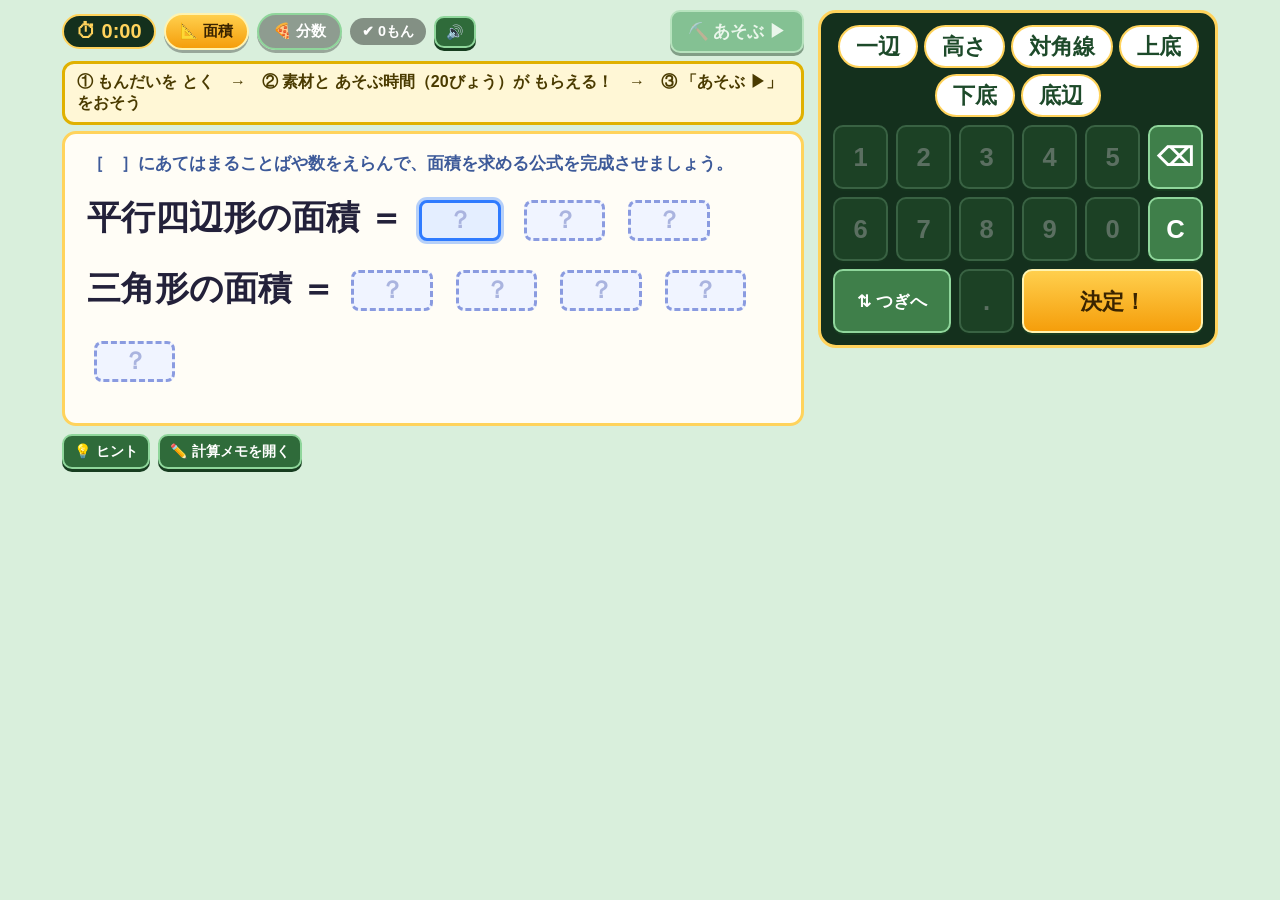
<file: quiz/index.html>
<!DOCTYPE html>
<html lang="ja">
<head>
<meta charset="utf-8">
<meta name="viewport" content="width=device-width, initial-scale=1, viewport-fit=cover">
<title>BlockWorld2 もんだい</title>
<script>var V = encodeURIComponent(location.search || Date.now()); document.write('<link rel="stylesheet" href="style.css?' + V + '">');</script>
</head>
<body>

<main id="app">

  <!-- もんだい：どんどん出る -->
  <section id="quiz" class="view active">
    <div class="q-top">
      <span class="mc-status pill big"></span>
      <button class="unit-tab" data-unit="area" type="button">📐 面積</button>
      <button class="unit-tab" data-unit="frac" type="button">🍕 分数</button>
      <span id="qCount" class="pill"></span>
      <span id="qWrong" class="pill review"></span>
      <button id="tSound" class="btn small" type="button" aria-label="効果音の切りかえ">🔊</button>
      <button id="goPlay" class="btn small green-btn" type="button">⛏️ あそぶ ▶</button>
    </div>
    <div id="qNote" class="note" hidden>① もんだいを とく　→　② 素材と あそぶ時間（20びょう）が もらえる！　→　③ 「あそぶ ▶」をおそう</div>
    <div class="card q-card">
      <div id="badge" class="badge" hidden>🔁 ふくしゅう（まえに まちがえた問題）</div>
      <div id="inst" class="inst"></div>
      <div id="stem" class="stem"></div>
      <div id="vis" class="vis"></div>
    </div>
    <div class="actions">
      <button id="hintBtn" class="btn small" type="button">💡 ヒント</button>
      <button id="memoBtn" class="btn small" type="button">✏️ 計算メモを開く</button>
    </div>
    <div id="hintBox" class="card hint" hidden></div>
    <div id="fb" class="feedback" hidden></div>
  </section>

</main>

<!-- 画面下部：算数パッド -->
<div id="pad" aria-label="入力パッド">
  <div id="choices" class="choices" hidden></div>
  <div class="keys">
    <button type="button" data-k="1">1</button><button type="button" data-k="2">2</button><button type="button" data-k="3">3</button>
    <button type="button" data-k="4">4</button><button type="button" data-k="5">5</button><button type="button" data-k="bs" class="fn" aria-label="1文字消す">⌫</button>
    <button type="button" data-k="6">6</button><button type="button" data-k="7">7</button><button type="button" data-k="8">8</button>
    <button type="button" data-k="9">9</button><button type="button" data-k="0">0</button><button type="button" data-k="clr" class="fn" aria-label="クリア">C</button>
    <button type="button" data-k="swap" class="fn wide2">⇅ つぎへ</button>
    <button type="button" data-k="." class="dot">.</button>
    <button type="button" data-k="enter" id="enter" class="enter wide3">決定！</button>
  </div>
</div>

<!-- 手書きメモ -->
<div id="memo" hidden>
  <div class="memo-bar">
    <button id="memoPen" class="btn small on" type="button">✏️ えんぴつ</button>
    <button id="memoEr" class="btn small" type="button">🧽 消しゴム</button>
    <button id="memoClr" class="btn small" type="button">🗑️ 全消去</button>
    <button id="memoClose" class="btn small" type="button">✖ とじる</button>
  </div>
  <canvas id="memoCv"></canvas>
</div>

<script>document.write('<script src="app.js?' + V + '"><\/script>');</script>
</body>
</html>
</file>
<file: quiz/style.css>
/* BlockWorld */
:root {
  --bg1: #14301d; --bg2: #2f7a3f; --gold: #ffd35c; --ink: #23213a; --card: #fffdf6;
  --blue: #2f7bff; --red: #e5484d; --green: #22a55b; --padh: 0px;
  font-size: 16px;
}
* { box-sizing: border-box; }
[hidden] { display: none !important; }
html, body { margin: 0; }
body {
  font-family: "Hiragino Maru Gothic ProN", "Yu Gothic UI", "Meiryo", "Noto Sans JP", sans-serif;
  color: #fff; background: linear-gradient(#7ec8ff 0, #bfe6ff 30%, #4c9a52 30%, #2c6a36 100%) fixed;
  min-height: 100vh; padding-bottom: calc(var(--padh) + 16px); -webkit-text-size-adjust: 100%;
}
button { font: inherit; cursor: pointer; }
a { color: inherit; }
#app { max-width: 820px; margin: 0 auto; padding: 14px; }
.view { display: none; }
.view.active { display: block; }

/* ボタン */
.btn { background: #2f6b3a; color: #fff; border: 2px solid #8fd69b; border-radius: 12px; padding: 10px 14px; font-weight: 700; box-shadow: 0 3px 0 #173d20; text-decoration: none; display: inline-block; }
.btn:active { transform: translateY(2px); box-shadow: 0 1px 0 #173d20; }
.btn.small { padding: 6px 10px; font-size: .88rem; border-radius: 10px; }
.btn.on { outline: 3px solid var(--gold); }
.green-btn { background: #1f8a3b; }
.icon { background: rgba(0, 0, 0, .35); color: #fff; border: 1px solid rgba(255, 255, 255, .5); border-radius: 8px; width: 38px; height: 38px; font-size: 1.1rem; padding: 0; }
.pill { background: rgba(0, 0, 0, .4); border-radius: 999px; padding: 4px 12px; font-weight: 800; font-size: .9rem; white-space: nowrap; }
.pill.green { background: #1f8a3b; }
.pill.review { background: #b45309; }

/* はじめの画面 */
#start { text-align: center; padding-top: 18px; }
h1 { font-size: clamp(2.2rem, 10vw, 3.6rem); margin: .1em 0; color: #fff; text-shadow: 0 4px 0 #1b4a24, 0 0 18px rgba(0, 0, 0, .4); }
.lead { font-weight: 700; line-height: 1.7; text-shadow: 0 1px 4px rgba(0, 0, 0, .6); }
.status-pill { display: inline-block; font-size: 1.15rem; background: rgba(0, 0, 0, .45); border-radius: 999px; padding: 6px 18px; font-weight: 800; }
.note { font-weight: 700; text-shadow: 0 1px 4px rgba(0, 0, 0, .6); }
.choices2 { display: grid; gap: 14px; margin: 18px auto; max-width: 520px; }
.big-btn { display: flex; flex-direction: column; align-items: center; gap: 2px; padding: 22px 14px; border-radius: 18px; border: 4px solid #fff; color: #fff; text-decoration: none; font: inherit; box-shadow: 0 6px 0 rgba(0, 0, 0, .35); cursor: pointer; }
.big-btn:active { transform: translateY(3px); box-shadow: 0 3px 0 rgba(0, 0, 0, .35); }
.big-btn b { font-size: 1.5rem; }
.big-btn small { font-size: .9rem; opacity: .95; }
.big-btn .bi { font-size: 2.6rem; }
.big-btn.quiz { background: linear-gradient(#5b8cff, #2f56c9); }
.big-btn.play { background: linear-gradient(#35b24f, #1d7a31); }

/* もんだい */
.q-top { display: flex; flex-wrap: wrap; gap: 8px; align-items: center; margin-bottom: 8px; }
.q-top .green-btn { margin-left: auto; }
.card { background: rgba(255, 255, 255, .14); border: 1px solid rgba(255, 255, 255, .3); border-radius: 14px; padding: 12px 14px; margin: 10px 0; }
.q-card { background: var(--card); color: var(--ink); border: 3px solid var(--gold); padding: 14px; }
.badge { display: inline-block; background: #b45309; color: #fff; border-radius: 999px; padding: 2px 12px; font-weight: 800; font-size: .85rem; margin-bottom: 6px; }
.inst { font-size: .95rem; font-weight: 700; color: #3d5a99; margin-bottom: 8px; }
.stem { font-size: 1.35rem; line-height: 2.2; font-weight: 700; display: block; }
.vis { margin-top: 10px; text-align: center; }
.viz { width: 100%; max-width: 420px; height: auto; }
.viz.small { max-width: 280px; }
.svt { font-size: 13px; fill: #223; font-weight: 700; } .svt.big { font-size: 15px; } .svt.w { fill: #fff; }
.nlwrap { overflow-x: auto; }
.numline { min-width: 560px; max-width: none; }
.mk { cursor: pointer; } .mkp { fill: #e5484d; } .mkc { fill: #fff; stroke: #e5484d; stroke-width: 2.5; } .mkt { font-size: 15px; font-weight: 800; fill: #b02a30; }
.mk:hover .mkc, .mk:focus .mkc { fill: #ffe6e6; } .mk.sel .mkc { fill: #e5484d; } .mk.sel .mkt { fill: #fff; } .mk:focus { outline: none; }
.cakeline { font-weight: 700; margin-bottom: 4px; }
.golem { display: inline-block; text-align: center; }
.golem-face { font-size: 3.2rem; }
.armor { background: #3a3a4e; color: #fff; border-radius: 10px; padding: 4px 14px; border: 2px solid #aab; }
.scale { display: flex; justify-content: center; align-items: center; gap: 14px; font-size: 1.2rem; }
.scale .pan { background: #fff4c4; border: 2px solid #c9a227; border-radius: 10px; padding: 4px 12px; }
.beam { font-size: 2.2rem; }
.fusion { font-size: 1.2rem; } .fusion .plus { margin: 0 .6em; }
.small-note { font-size: .82rem; color: #3d5a99; font-weight: 700; }

/* 分数の表示 */
.frac { display: inline-flex; flex-direction: column; align-items: center; vertical-align: middle; margin: 0 .18em; line-height: 1.25; }
.frac > .num, .frac > .den { padding: 0 .2em; display: flex; justify-content: center; align-items: center; min-width: 1.2em; }
.frac > .bar { align-self: stretch; height: 3px; background: currentColor; border-radius: 2px; margin: 1px 0; }
.mixed { display: inline-flex; align-items: center; vertical-align: middle; margin: 0 .15em; }
.mixed > .whole { margin-right: .08em; }
.txt { display: inline; }

/* 入力スロット */
.fld { display: inline-flex; flex-direction: column; align-items: center; vertical-align: middle; margin: 0 .2em; line-height: 1.2; }
.fld.t-frac { flex-direction: row; flex-wrap: wrap; justify-content: center; }
.fld.t-frac .mxtog { flex: 0 0 100%; margin-bottom: 4px; }
.frow { display: inline-flex; align-items: center; }
.fld .unit { margin-left: .3em; font-size: 1rem; }
.slot { display: inline-flex; align-items: center; justify-content: center; min-width: 2.1em; height: 1.7em; padding: 0 .2em; border: 3px dashed #8a9be0; border-radius: 8px; background: #f0f4ff; color: #12306b; font-weight: 800; cursor: pointer; font-size: 1.2rem; vertical-align: middle; }
.slot.wide { min-width: 3.4em; padding: 0 .5em; }
.slot.empty::after { content: "？"; color: #aab4df; }
.slot.active { border: 3px solid var(--blue); background: #e4eeff; box-shadow: 0 0 0 3px rgba(47, 123, 255, .35); }
.slot[hidden] { display: none; }
.whole-slot { margin-right: .3em; }
.frac .slot { min-width: 2.3em; }
.fld.good .slot { border-color: var(--green); background: #e5f8ec; }
.fld.bad .slot { border-color: var(--red); background: #ffeaea; animation: shake .35s; }
@keyframes shake { 25% { transform: translateX(-4px); } 75% { transform: translateX(4px); } }
.mxtog { font-size: .75rem; background: #fff; color: #2f4a99; border: 2px solid #8a9be0; border-radius: 999px; padding: 2px 10px; font-weight: 700; }
.mxtog.on { background: #2f4a99; color: #fff; }
.wtext { font: inherit; width: 7em; padding: 3px 8px; border: 3px dashed #8a9be0; border-radius: 8px; background: #f0f4ff; font-weight: 800; color: #12306b; }

.actions { display: flex; gap: 8px; flex-wrap: wrap; margin: 10px 0; }
.hint { background: #fff8d6; color: var(--ink); border-color: #e0b100; }
.hint .viz { margin-top: 6px; }
.feedback { border-radius: 14px; padding: 10px 14px; margin: 10px 0; font-weight: 700; line-height: 1.7; color: var(--ink); }
.feedback.good { background: #dcfce7; border: 3px solid var(--green); }
.feedback.bad { background: #ffe4e4; border: 3px solid var(--red); }
.feedback.soft, .feedback.warn { background: #fff4d0; border: 3px solid #f0a500; }
.fb-title { font-size: 1.1rem; }
.sol { font-weight: 600; background: rgba(255, 255, 255, .6); border-radius: 8px; padding: 4px 8px; margin-top: 4px; }
.mc-gain { background: #e9ffe9; border-radius: 8px; padding: 2px 8px; margin: 4px 0; font-weight: 800; color: #1d5e2d; }

/* パッド */
#pad { position: fixed; left: 0; right: 0; bottom: 0; z-index: 40; background: rgba(12, 30, 18, .97); border-top: 3px solid var(--gold); padding: 6px 8px calc(6px + env(safe-area-inset-bottom)); display: none; }
body.quizzing #pad { display: block; }
.choices { display: flex; flex-wrap: wrap; gap: 6px; justify-content: center; margin: 0 auto 6px; max-width: 700px; }
.chip { background: #fff; color: #1d4a2a; border: 2px solid var(--gold); border-radius: 999px; padding: 6px 14px; font-weight: 800; font-size: 1rem; }
.chip.big { min-width: 3.2em; font-size: 1.4rem; padding: 4px 16px; }
.chip:active { background: #ffe9a8; }
.keys { display: grid; grid-template-columns: repeat(6, 1fr); gap: 5px; max-width: 700px; margin: 0 auto; }
.keys button { height: 44px; border-radius: 10px; border: 2px solid #8fd69b; background: #2f6b3a; color: #fff; font-size: 1.3rem; font-weight: 800; box-shadow: 0 2px 0 #173d20; padding: 0; }
.keys button:active { transform: translateY(2px); }
.keys .fn { background: #3f7f4a; font-size: 1.1rem; }
.keys .wide2 { grid-column: span 2; font-size: .95rem; }
.keys .wide3 { grid-column: span 3; }
.keys .enter { background: linear-gradient(#ffcf4d, #f59e0b); color: #3a2400; border-color: #fff3b0; font-size: 1.15rem; }
#pad.nonum .keys button[data-k]:not([data-k=swap]):not([data-k=enter]):not([data-k=bs]):not([data-k=clr]) { opacity: .3; pointer-events: none; }
#pad.nodot .keys .dot { opacity: .3; pointer-events: none; }

/* メモ */
#memo { position: fixed; left: 0; right: 0; top: 0; bottom: var(--padh); z-index: 35; background: rgba(255, 255, 255, .72); }
.memo-bar { position: absolute; top: 6px; left: 6px; right: 6px; display: flex; gap: 6px; flex-wrap: wrap; z-index: 2; }
#memoCv { width: 100%; height: 100%; touch-action: none; display: block; cursor: crosshair; }

@media (max-width: 480px) {
  .stem { font-size: 1.1rem; line-height: 2.1; }
  .keys button { height: 40px; }
}

/* 横に広い画面（パソコン・タブレット横向き）：
   テンキーを右の「カード」にして、問題を左いっぱいに大きく出す。
   すき間が出ないように、全体を中央の幅 1180px に収める。スクロールなしで問題とテンキーが同時に見える。 */
@media (min-width: 760px) {
  :root { --padw: 400px; --wrap: 1180px; }
  body.quizzing { padding-bottom: 12px; background: #d9efdc; }
  body.quizzing #app { max-width: var(--wrap); margin: 0 auto; padding: 10px calc(var(--padw) + 26px) 10px 12px; }
  body.quizzing #quiz { max-width: none; }
  body.quizzing .q-top { margin-bottom: 8px; }
  body.quizzing .q-card { margin: 0; padding: 18px 22px; }
  body.quizzing .stem { font-size: 2.1rem; line-height: 2.1; }
  body.quizzing .inst { font-size: 1.05rem; }
  body.quizzing .slot { font-size: 1.5rem; }
  body.quizzing .actions { margin: 8px 0; }
  body.quizzing .hint, body.quizzing .feedback { margin: 8px 0; }

  body.quizzing #pad {
    display: flex; flex-direction: column; gap: 8px;
    left: auto; bottom: auto; top: 10px;
    right: max(12px, calc((100vw - var(--wrap)) / 2 + 12px));
    width: var(--padw);
    border: 3px solid var(--gold); border-radius: 18px; background: #14301d;
    padding: 12px;
  }
  body.quizzing #pad .choices { max-width: none; margin: 0; }
  body.quizzing #pad .keys { max-width: none; width: 100%; gap: 8px; margin: 0; }
  body.quizzing #pad .keys button { height: 64px; font-size: 1.6rem; }
  body.quizzing #pad .keys .wide2 { font-size: 1.05rem; }
  body.quizzing #pad .keys .enter { font-size: 1.4rem; }
  body.quizzing #memo { right: calc(max(12px, (100vw - var(--wrap)) / 2 + 12px) + var(--padw) + 6px); bottom: 0; }
}
@media (min-width: 760px) and (max-height: 700px) {
  :root { --padw: 360px; }
  body.quizzing #pad .keys button { height: 50px; }
  body.quizzing .stem { font-size: 1.8rem; line-height: 1.9; }
  body.quizzing .q-card { padding: 12px 18px; }
}
.pill:empty { display: none; }
/* 新しいバージョンのお知らせ */
.update-bar { position: fixed; left: 50%; bottom: calc(var(--padh) + 16px); transform: translateX(-50%); z-index: 9999; display: flex; align-items: center; gap: 12px; padding: 10px 16px; background: #1e293b; color: #fff; border: 2px solid #fde047; border-radius: 999px; box-shadow: 0 6px 20px rgba(0, 0, 0, .35); font-weight: 700; white-space: nowrap; }
@media (min-width: 760px) { .update-bar { bottom: 16px; } }
.pill.unit { background: #2f56c9; }

/* 単元の切りかえ（スタート画面） */
.unit-tabs { display: flex; gap: 10px; justify-content: center; margin: 14px auto 0; max-width: 520px; }
.unit-tab { flex: 1; display: flex; flex-direction: column; align-items: center; gap: 0; padding: 10px 8px; border-radius: 14px; border: 3px solid rgba(255, 255, 255, .6); background: rgba(0, 0, 0, .35); color: #fff; font: inherit; box-shadow: 0 4px 0 rgba(0, 0, 0, .3); }
.unit-tab b { font-size: 1.1rem; }
.unit-tab small { font-size: .78rem; opacity: .9; }
.unit-tab.on { background: linear-gradient(#ffcf4d, #f59e0b); color: #3a2400; border-color: #fff3b0; }

/* 「10. 面積」の図・表 */
.viz.area { max-width: 480px; }
.ar-shape { fill: #dbeafe; stroke: #1e3a8a; stroke-width: 2.6; stroke-linejoin: round; }
.ar-pent { fill: rgba(219, 234, 254, .55); stroke: #1e3a8a; stroke-width: 3.4; stroke-linejoin: round; }
.ar-s { stroke: #1e3a8a; stroke-width: 2.2; }
.ar-dim { stroke: #1e3a8a; stroke-width: 2.2; }
.ar-h { stroke: #d1242f; stroke-width: 2.4; stroke-dasharray: 5 4; fill: none; }
.ar-d { stroke: #64748b; stroke-width: 1.6; stroke-dasharray: 3 4; fill: none; }
.ar-ra { stroke: #d1242f; stroke-width: 2.4; fill: none; }
.ar-grid { stroke: #b6c4d8; stroke-width: 1; }
.ar-unit { fill: #fff; stroke: #1e3a8a; stroke-width: 2; }
.ar-col { fill: rgba(251, 146, 60, .6); stroke: #9a3412; stroke-width: 2.4; stroke-linejoin: round; }
.ar-white { fill: #fff; stroke: #334155; stroke-width: 2.4; stroke-linejoin: round; }
.ar-t1 { fill: rgba(253, 224, 71, .5); } .ar-t2 { fill: rgba(74, 222, 128, .45); } .ar-t3 { fill: rgba(96, 165, 250, .45); }
.ar-t { font-size: 16px; font-weight: 800; fill: #1f2937; paint-order: stroke; stroke: #fff; stroke-width: 3.5px; stroke-linejoin: round; }
.tblwrap { overflow-x: auto; margin: 4px 0; }
.ptbl { border-collapse: collapse; font-size: .85em; line-height: 1.5; }
.ptbl th, .ptbl td { border: 2px solid #556; padding: 2px 6px; text-align: center; white-space: nowrap; }
.ptbl th { background: #eef2ff; }
.ptbl .slot { min-width: 1.5em; font-size: .95rem; padding: 0 .1em; }
.ptbl th, .ptbl td { padding: 2px 4px; }
.fld.t-num, .fld.t-sel { flex-direction: row; align-items: center; }

/* ---- BlockWorld2：ゲームに重ねて出す画面用の上書き ---- */
body { background: #d9efdc; }
.pill.big { font-size: 1.25rem; background: #14301d; color: #ffd35c; border: 2px solid #ffd35c; }
.q-top .unit-tab { flex: none; flex-direction: row; padding: 6px 14px; border-radius: 999px; border: 2px solid #8fd69b; font-weight: 800; font-size: .95rem; box-shadow: 0 3px 0 rgba(0,0,0,.3); }
.q-top .unit-tab.on { border-color: #fff3b0; }
.q-top .green-btn { margin-left: auto; font-size: 1.05rem; padding: 8px 16px; }
#qNote { background: #fff7d6; color: #4a3b00; border: 3px solid #e0b100; border-radius: 12px; padding: 8px 12px; margin: 6px 0; text-shadow: none; font-weight: 800; }
</file>
